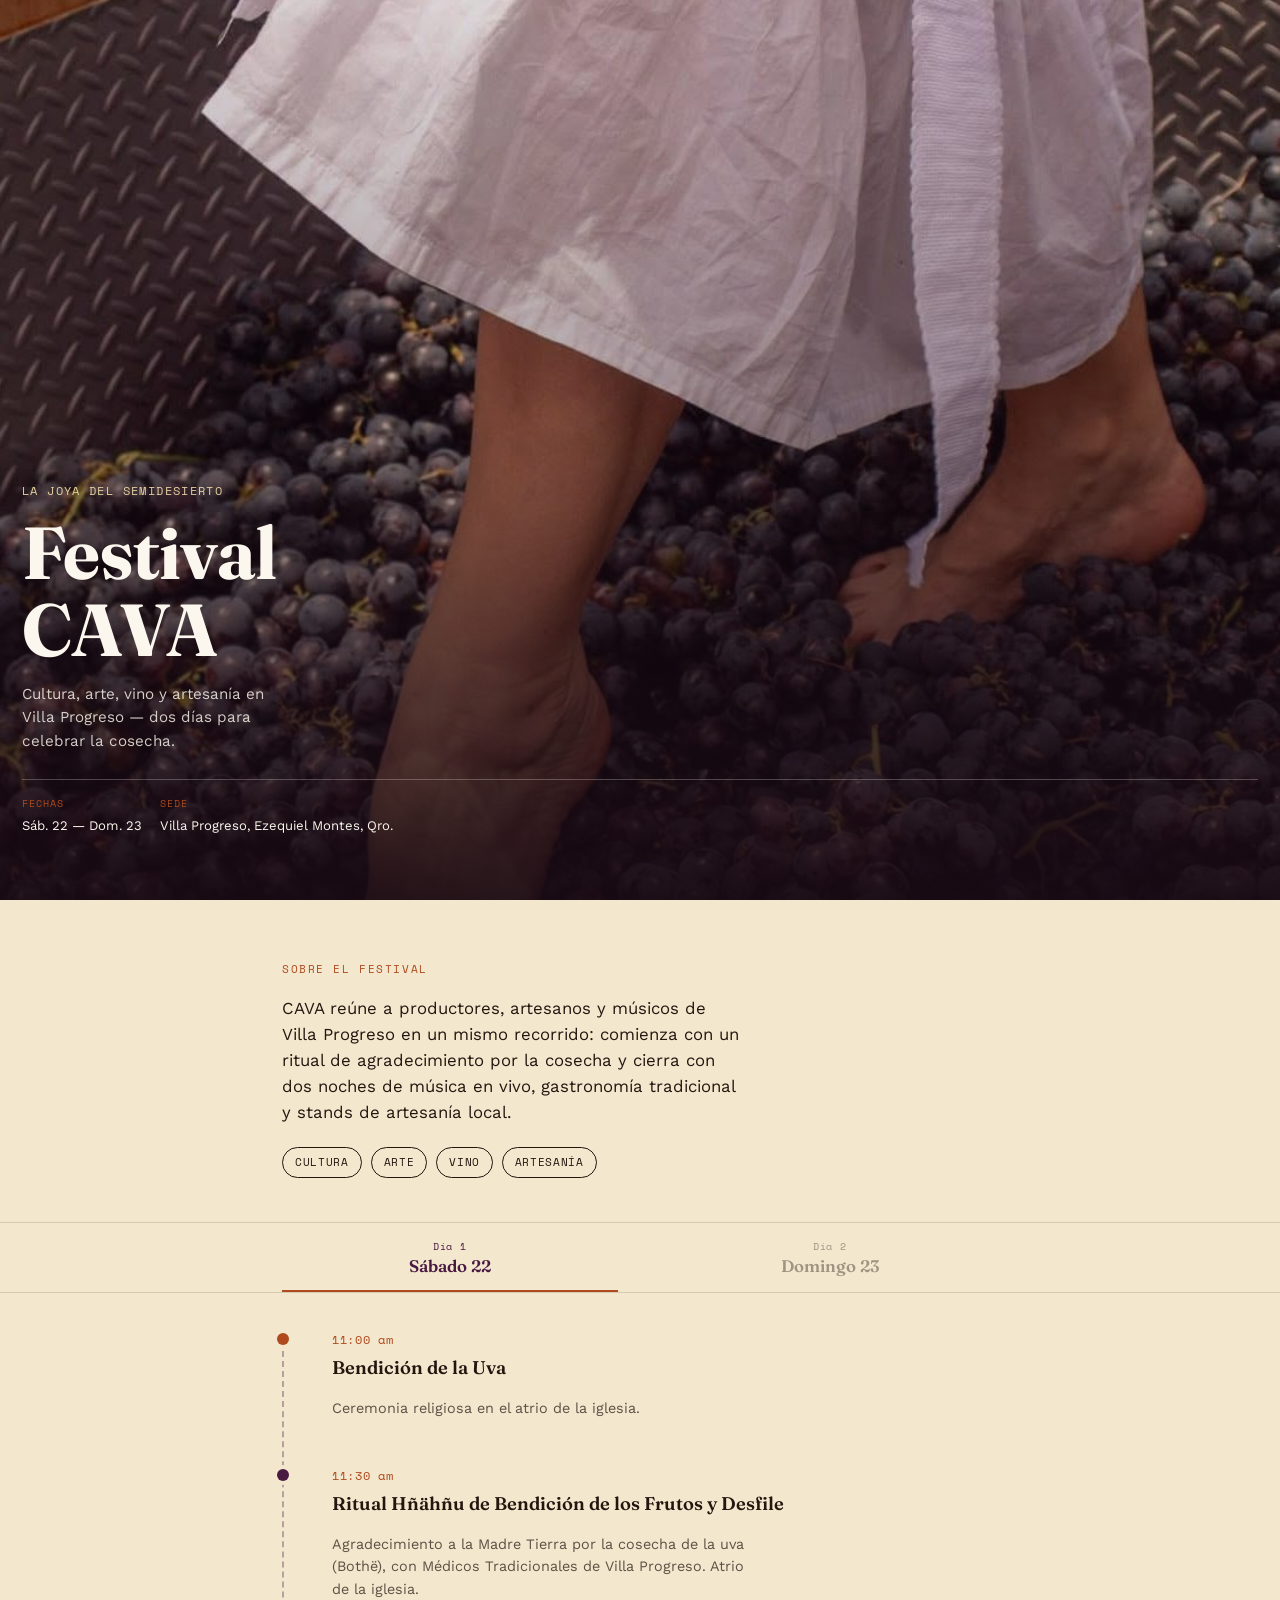
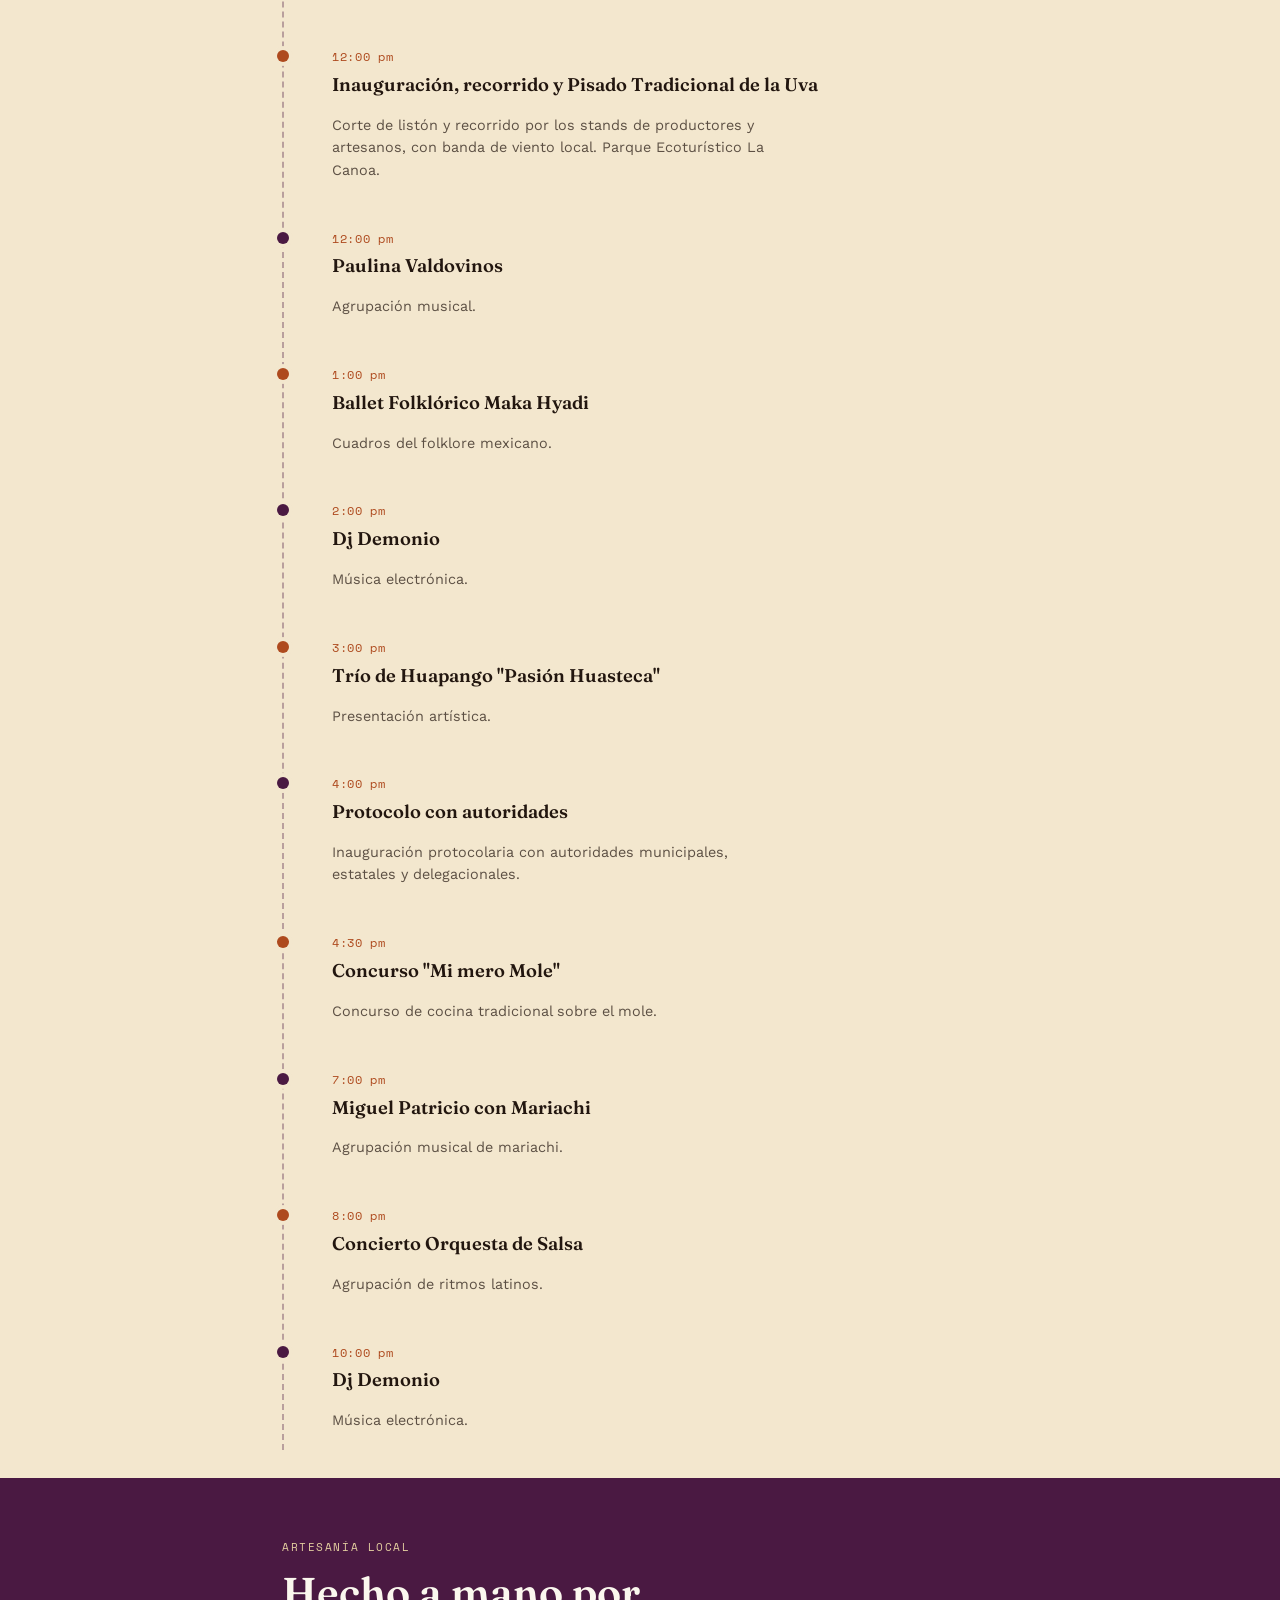
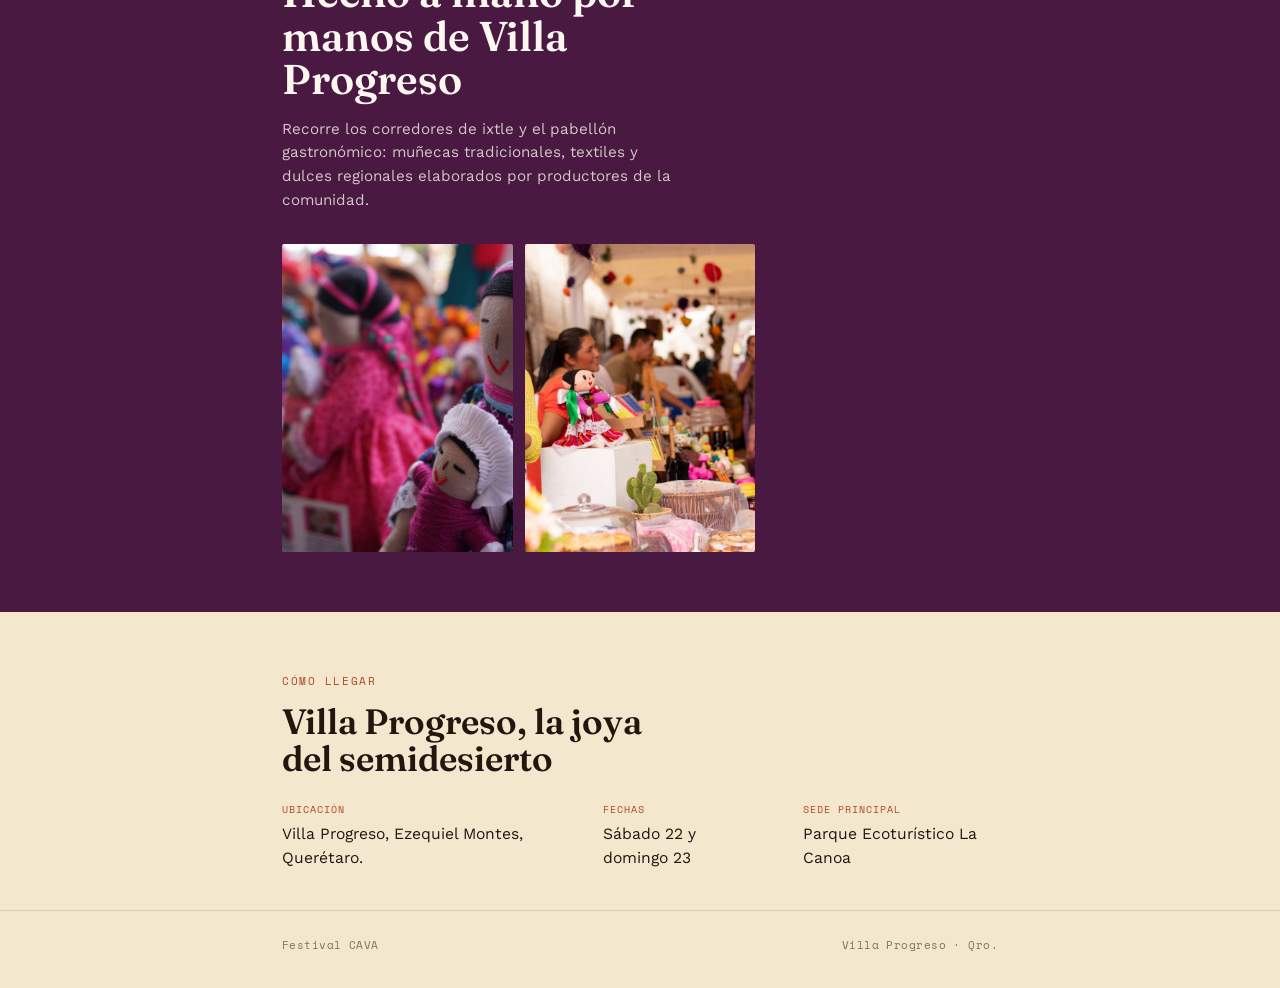
<file: index.html>
<!DOCTYPE html>
<html lang="es">
<head>
<meta charset="UTF-8">
<meta name="viewport" content="width=device-width, initial-scale=1.0">
<title>Festival CAVA — La joya del semidesierto</title>
<link rel="preconnect" href="https://fonts.googleapis.com">
<link rel="preconnect" href="https://fonts.gstatic.com" crossorigin>
<link href="https://fonts.googleapis.com/css2?family=Fraunces:opsz,wght@9..144,300;9..144,500;9..144,600;9..144,700&family=Work+Sans:wght@400;500;600&family=Space+Mono:wght@400;700&display=swap" rel="stylesheet">
<style>
  :root{
    --wine:#4A1942;
    --wine-light:#7A3A6B;
    --sand:#F3E7CE;
    --sand-deep:#E4CFA0;
    --ochre:#AE4A1E;
    --sage:#5F7A5A;
    --ink:#22160F;
    --paper:#FBF7EE;
    --line:rgba(34,22,15,0.14);
    --radius:2px;
    --container:640px;
  }

  *,*::before,*::after{ box-sizing:border-box; }
  html{ scroll-behavior:smooth; }
  body{
    margin:0;
    background:var(--sand);
    color:var(--ink);
    font-family:'Work Sans', sans-serif;
    font-size:16px;
    line-height:1.55;
    -webkit-font-smoothing:antialiased;
  }
  img{ max-width:100%; display:block; }

  h1,h2,h3{
    font-family:'Fraunces', serif;
    font-weight:600;
    margin:0;
    line-height:1.05;
  }

  .eyebrow{
    font-family:'Space Mono', monospace;
    text-transform:uppercase;
    letter-spacing:.14em;
    font-size:.7rem;
    color:var(--ochre);
  }

  .wrap{
    max-width:var(--container);
    margin:0 auto;
    padding:0 22px;
  }

  a{ color:inherit; }

  /* ---------- HERO ---------- */
  .hero{
    position:relative;
    min-height:100svh;
    display:flex;
    flex-direction:column;
    justify-content:flex-end;
    overflow:hidden;
    background:var(--wine);
  }
  .hero img{
    position:absolute;
    inset:0;
    width:100%;
    height:100%;
    object-fit:cover;
    object-position:65% 30%;
  }
  .hero::after{
    content:"";
    position:absolute;
    inset:0;
    background:linear-gradient(180deg, rgba(30,10,26,.15) 0%, rgba(30,10,26,.35) 45%, rgba(24,10,20,.94) 100%);
  }
  .hero-content{
    position:relative;
    z-index:2;
    padding:0 22px 44px;
    color:var(--paper);
  }
  .hero-lema{
    font-family:'Space Mono', monospace;
    font-size:.72rem;
    letter-spacing:.12em;
    text-transform:uppercase;
    color:var(--sand-deep);
    margin-bottom:14px;
  }
  .hero h1{
    font-size:clamp(2.6rem, 13vw, 4.6rem);
    font-weight:700;
    font-optical-sizing:auto;
    letter-spacing:-.01em;
  }
  .hero-sub{
    margin-top:14px;
    font-size:.95rem;
    color:rgba(251,247,238,.82);
    max-width:30ch;
  }
  .hero-meta{
    margin-top:26px;
    display:flex;
    gap:18px;
    flex-wrap:wrap;
    border-top:1px solid rgba(251,247,238,.25);
    padding-top:16px;
  }
  .hero-meta div{ font-size:.82rem; }
  .hero-meta span{
    display:block;
    font-family:'Space Mono', monospace;
    font-size:.62rem;
    letter-spacing:.1em;
    text-transform:uppercase;
    color:var(--ochre);
    margin-bottom:4px;
  }

  /* ---------- INTRO ---------- */
  .intro{
    padding:56px 0 44px;
  }
  .intro p{
    font-size:1.05rem;
    max-width:46ch;
  }
  .tags{
    display:flex;
    flex-wrap:wrap;
    gap:9px;
    margin-top:22px;
  }
  .tag{
    font-family:'Space Mono', monospace;
    font-size:.68rem;
    letter-spacing:.06em;
    text-transform:uppercase;
    padding:6px 12px;
    border:1px solid var(--ink);
    border-radius:100px;
  }

  /* ---------- DAY TABS ---------- */
  .day-tabs{
    position:sticky;
    top:0;
    z-index:20;
    background:var(--sand);
    border-top:1px solid var(--line);
    border-bottom:1px solid var(--line);
  }
  .day-tabs .wrap{
    display:flex;
    padding:0;
  }
  .day-tab{
    flex:1;
    background:none;
    border:none;
    font-family:'Fraunces', serif;
    font-size:1.05rem;
    font-weight:600;
    padding:16px 4px;
    color:rgba(34,22,15,.4);
    cursor:pointer;
    position:relative;
    text-align:center;
  }
  .day-tab .d-num{
    display:block;
    font-family:'Space Mono', monospace;
    font-size:.62rem;
    letter-spacing:.1em;
    font-weight:400;
    margin-bottom:2px;
  }
  .day-tab.active{ color:var(--wine); }
  .day-tab.active::after{
    content:"";
    position:absolute;
    left:22px; right:22px; bottom:0;
    height:2px;
    background:var(--ochre);
  }

  /* ---------- SCHEDULE / VINE TIMELINE ---------- */
  .schedule{ padding:38px 0 8px; }
  .schedule-day{ display:none; }
  .schedule-day.active{ display:block; }

  .timeline{
    list-style:none;
    margin:0;
    padding:0 0 0 26px;
    position:relative;
    border-left:2px dashed rgba(74,25,66,.35);
  }
  .timeline-item{
    position:relative;
    padding:0 0 34px 22px;
  }
  .timeline-item:last-child{ padding-bottom:4px; }
  .timeline-item::before{
    /* grape node */
    content:"";
    position:absolute;
    left:-33px;
    top:2px;
    width:12px;
    height:12px;
    border-radius:50%;
    background:var(--wine);
    box-shadow:0 0 0 4px var(--sand);
  }
  .timeline-item.tint::before{ background:var(--ochre); }

  .t-time{
    font-family:'Space Mono', monospace;
    font-size:.72rem;
    letter-spacing:.06em;
    color:var(--ochre);
    display:block;
    margin-bottom:5px;
  }
  .t-title{
    font-family:'Fraunces', serif;
    font-weight:600;
    font-size:1.15rem;
    margin-bottom:5px;
  }
  .t-desc{
    font-size:.9rem;
    color:rgba(34,22,15,.72);
    max-width:48ch;
  }

  /* ---------- CRAFT / GALLERY ---------- */
  .craft{
    background:var(--wine);
    color:var(--paper);
    padding:56px 0 60px;
    margin-top:20px;
  }
  .craft .eyebrow{ color:var(--sand-deep); }
  .craft h2{
    font-size:clamp(1.9rem,7vw,2.6rem);
    margin-top:12px;
    max-width:16ch;
  }
  .craft p{
    margin-top:16px;
    color:rgba(251,247,238,.78);
    max-width:44ch;
    font-size:.95rem;
  }
  .craft-gallery{
    margin-top:32px;
    display:grid;
    grid-template-columns:1.2fr .8fr;
    gap:12px;
  }
  .craft-gallery img{
    width:100%;
    height:100%;
    object-fit:cover;
    border-radius:var(--radius);
  }
  .craft-gallery .g-tall{ grid-row:span 2; aspect-ratio:3/4; }
  .craft-gallery .g-wide{ aspect-ratio:4/3; }

  /* ---------- LOCATION / FOOTER ---------- */
  .location{
    padding:56px 0 40px;
  }
  .location h2{
    font-size:clamp(1.7rem,6vw,2.2rem);
    max-width:16ch;
  }
  .location-details{
    margin-top:24px;
    display:flex;
    flex-direction:column;
    gap:18px;
  }
  .location-details div span{
    display:block;
    font-family:'Space Mono', monospace;
    font-size:.62rem;
    letter-spacing:.1em;
    text-transform:uppercase;
    color:var(--ochre);
    margin-bottom:4px;
  }
  .location-details div p{ margin:0; font-size:.98rem; }

  footer{
    border-top:1px solid var(--line);
    padding:26px 0 34px;
    display:flex;
    justify-content:space-between;
    align-items:center;
    font-family:'Space Mono', monospace;
    font-size:.68rem;
    letter-spacing:.04em;
    color:rgba(34,22,15,.55);
  }

  /* ---------- Reveal on scroll ---------- */
  .reveal{
    opacity:0;
    transform:translateY(14px);
    transition:opacity .6s ease, transform .6s ease;
  }
  .reveal.in{ opacity:1; transform:none; }

  @media (prefers-reduced-motion: reduce){
    html{ scroll-behavior:auto; }
    .reveal{ opacity:1; transform:none; transition:none; }
  }

  /* ---------- Desktop refinement ---------- */
  @media (min-width:760px){
    :root{ --container:760px; }
    .hero-content{ padding-bottom:64px; }
    .craft-gallery{ grid-template-columns:1fr 1fr 1fr; }
    .craft-gallery .g-tall{ grid-row:span 1; aspect-ratio:3/4; }
    .location-details{ flex-direction:row; gap:40px; }
  }

  :focus-visible{
    outline:2px solid var(--ochre);
    outline-offset:3px;
  }
</style>
</head>
<body>

<header class="hero">
  <img src="hero-uvas.jpg" alt="Pisado tradicional de la uva durante el Festival CAVA">
  <div class="hero-content">
    <div class="hero-lema">La joya del semidesierto</div>
    <h1>Festival<br>CAVA</h1>
    <p class="hero-sub">Cultura, arte, vino y artesanía en Villa Progreso — dos días para celebrar la cosecha.</p>
    <div class="hero-meta">
      <div><span>Fechas</span>Sáb. 22 — Dom. 23</div>
      <div><span>Sede</span>Villa Progreso, Ezequiel Montes, Qro.</div>
    </div>
  </div>
</header>

<section class="intro reveal">
  <div class="wrap">
    <span class="eyebrow">Sobre el festival</span>
    <p style="margin-top:14px;">CAVA reúne a productores, artesanos y músicos de Villa Progreso en un mismo recorrido: comienza con un ritual de agradecimiento por la cosecha y cierra con dos noches de música en vivo, gastronomía tradicional y stands de artesanía local.</p>
    <div class="tags">
      <span class="tag">Cultura</span>
      <span class="tag">Arte</span>
      <span class="tag">Vino</span>
      <span class="tag">Artesanía</span>
    </div>
  </div>
</section>

<nav class="day-tabs">
  <div class="wrap">
    <button class="day-tab active" data-day="sabado"><span class="d-num">Día 1</span>Sábado 22</button>
    <button class="day-tab" data-day="domingo"><span class="d-num">Día 2</span>Domingo 23</button>
  </div>
</nav>

<section class="schedule">
  <div class="wrap">

    <div class="schedule-day active" id="day-sabado">
      <ul class="timeline">
        <li class="timeline-item tint">
          <span class="t-time">11:00 am</span>
          <div class="t-title">Bendición de la Uva</div>
          <p class="t-desc">Ceremonia religiosa en el atrio de la iglesia.</p>
        </li>
        <li class="timeline-item">
          <span class="t-time">11:30 am</span>
          <div class="t-title">Ritual Hñähñu de Bendición de los Frutos y Desfile</div>
          <p class="t-desc">Agradecimiento a la Madre Tierra por la cosecha de la uva (Bothë), con Médicos Tradicionales de Villa Progreso. Atrio de la iglesia.</p>
        </li>
        <li class="timeline-item tint">
          <span class="t-time">12:00 pm</span>
          <div class="t-title">Inauguración, recorrido y Pisado Tradicional de la Uva</div>
          <p class="t-desc">Corte de listón y recorrido por los stands de productores y artesanos, con banda de viento local. Parque Ecoturístico La Canoa.</p>
        </li>
        <li class="timeline-item">
          <span class="t-time">12:00 pm</span>
          <div class="t-title">Paulina Valdovinos</div>
          <p class="t-desc">Agrupación musical.</p>
        </li>
        <li class="timeline-item tint">
          <span class="t-time">1:00 pm</span>
          <div class="t-title">Ballet Folklórico Maka Hyadi</div>
          <p class="t-desc">Cuadros del folklore mexicano.</p>
        </li>
        <li class="timeline-item">
          <span class="t-time">2:00 pm</span>
          <div class="t-title">Dj Demonio</div>
          <p class="t-desc">Música electrónica.</p>
        </li>
        <li class="timeline-item tint">
          <span class="t-time">3:00 pm</span>
          <div class="t-title">Trío de Huapango "Pasión Huasteca"</div>
          <p class="t-desc">Presentación artística.</p>
        </li>
        <li class="timeline-item">
          <span class="t-time">4:00 pm</span>
          <div class="t-title">Protocolo con autoridades</div>
          <p class="t-desc">Inauguración protocolaria con autoridades municipales, estatales y delegacionales.</p>
        </li>
        <li class="timeline-item tint">
          <span class="t-time">4:30 pm</span>
          <div class="t-title">Concurso "Mi mero Mole"</div>
          <p class="t-desc">Concurso de cocina tradicional sobre el mole.</p>
        </li>
        <li class="timeline-item">
          <span class="t-time">7:00 pm</span>
          <div class="t-title">Miguel Patricio con Mariachi</div>
          <p class="t-desc">Agrupación musical de mariachi.</p>
        </li>
        <li class="timeline-item tint">
          <span class="t-time">8:00 pm</span>
          <div class="t-title">Concierto Orquesta de Salsa</div>
          <p class="t-desc">Agrupación de ritmos latinos.</p>
        </li>
        <li class="timeline-item">
          <span class="t-time">10:00 pm</span>
          <div class="t-title">Dj Demonio</div>
          <p class="t-desc">Música electrónica.</p>
        </li>
      </ul>
    </div>

    <div class="schedule-day" id="day-domingo">
      <ul class="timeline">
        <li class="timeline-item tint">
          <span class="t-time">7:00 am</span>
          <div class="t-title">Carrera Trail & Tails</div>
          <p class="t-desc">Carrera de 5k. 100 playeras y 100 medallas.</p>
        </li>
        <li class="timeline-item">
          <span class="t-time">8:00 am</span>
          <div class="t-title">Apertura de Stands</div>
          <p class="t-desc">Actividad comercial en los corredores de ixtle y el pabellón gastronómico: gorditas de maíz quebrado, nopales y más.</p>
        </li>
        <li class="timeline-item tint">
          <span class="t-time">9:00 am</span>
          <div class="t-title">Clase de Zumba</div>
          <p class="t-desc">Activación física.</p>
        </li>
        <li class="timeline-item">
          <span class="t-time">12:00 pm</span>
          <div class="t-title">Danza Prehispánica</div>
        </li>
        <li class="timeline-item tint">
          <span class="t-time">2:00 pm</span>
          <div class="t-title">Danza Folclórica Yareni Talli</div>
          <p class="t-desc">Grupo representativo de la Casa Municipal de Cultura.</p>
        </li>
        <li class="timeline-item">
          <span class="t-time">3:00 pm</span>
          <div class="t-title">Neon Tondera</div>
          <p class="t-desc">Grupo de Astro-Rock.</p>
        </li>
        <li class="timeline-item tint">
          <span class="t-time">4:00 pm</span>
          <div class="t-title">Saxofonista Martín Reyes</div>
          <p class="t-desc">Música jazz y pop.</p>
        </li>
        <li class="timeline-item">
          <span class="t-time">6:00 pm</span>
          <div class="t-title">Protocolo de Clausura</div>
          <p class="t-desc">Mensaje de cierre por parte del Comité Organizador y Autoridades.</p>
        </li>
      </ul>
    </div>

  </div>
</section>

<section class="craft reveal">
  <div class="wrap">
    <span class="eyebrow">Artesanía local</span>
    <h2>Hecho a mano por manos de Villa Progreso</h2>
    <p>Recorre los corredores de ixtle y el pabellón gastronómico: muñecas tradicionales, textiles y dulces regionales elaborados por productores de la comunidad.</p>
    <div class="craft-gallery">
      <img class="g-tall" src="munecas.jpg" alt="Muñecas artesanales de trapo con vestimenta tradicional mexicana">
      <img class="g-wide" src="mercado-artesanal.jpg" alt="Puesto de artesanías en el Festival CAVA">
    </div>
  </div>
</section>

<section class="location reveal">
  <div class="wrap">
    <span class="eyebrow">Cómo llegar</span>
    <h2 style="margin-top:12px;">Villa Progreso, la joya del semidesierto</h2>
    <div class="location-details">
      <div>
        <span>Ubicación</span>
        <p>Villa Progreso, Ezequiel Montes, Querétaro.</p>
      </div>
      <div>
        <span>Fechas</span>
        <p>Sábado 22 y domingo 23</p>
      </div>
      <div>
        <span>Sede principal</span>
        <p>Parque Ecoturístico La Canoa</p>
      </div>
    </div>
  </div>
</section>

<footer>
  <div class="wrap" style="display:flex; justify-content:space-between; width:100%;">
    <span>Festival CAVA</span>
    <span>Villa Progreso · Qro.</span>
  </div>
</footer>

<script>
  // Day tabs
  const tabs = document.querySelectorAll('.day-tab');
  const days = document.querySelectorAll('.schedule-day');
  tabs.forEach(tab => {
    tab.addEventListener('click', () => {
      tabs.forEach(t => t.classList.remove('active'));
      days.forEach(d => d.classList.remove('active'));
      tab.classList.add('active');
      document.getElementById('day-' + tab.dataset.day).classList.add('active');
    });
  });

  // Reveal on scroll
  const io = new IntersectionObserver((entries) => {
    entries.forEach(e => { if (e.isIntersecting) e.target.classList.add('in'); });
  }, { threshold: 0.12 });
  document.querySelectorAll('.reveal').forEach(el => io.observe(el));
</script>

</body>
</html>
</file>
